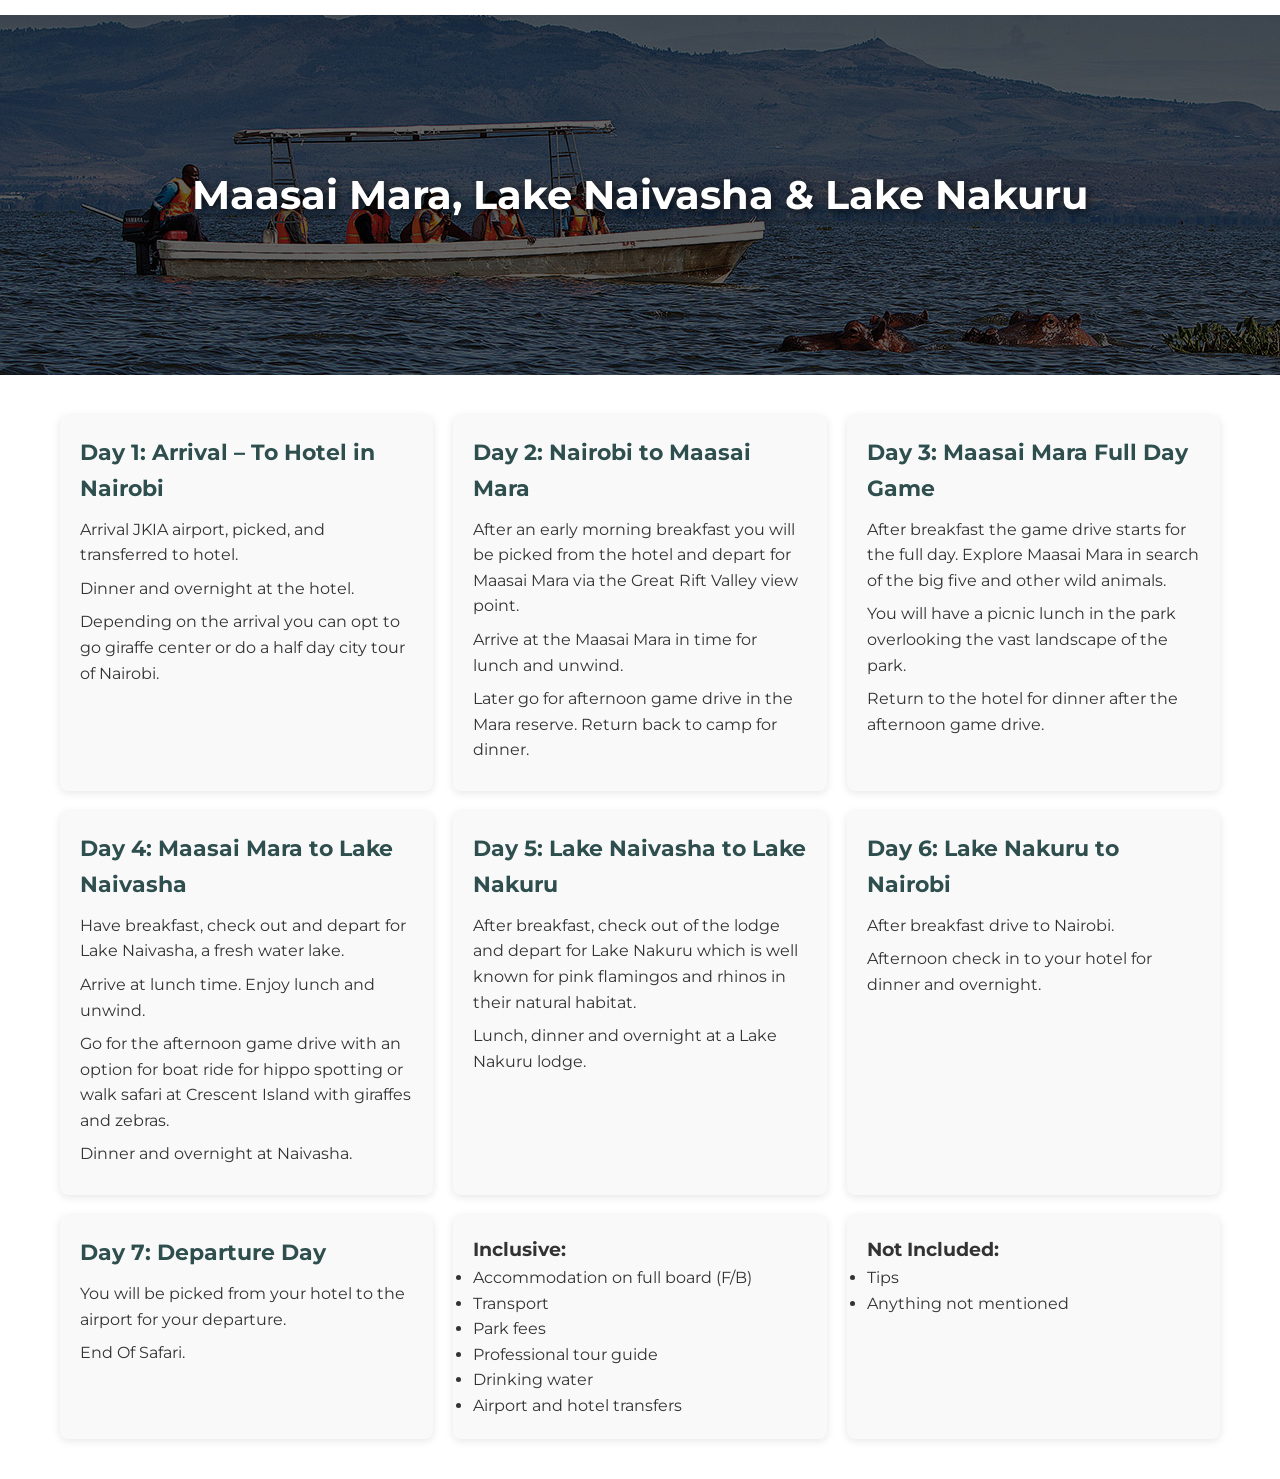
<file: packages/Maasai-mara-lake-naivasha-/index.html>
<!DOCTYPE html>
<html lang="en">
<head>
    <meta charset="UTF-8">
    <meta name="viewport" content="width=device-width, initial-scale=1.0">
    <link rel="shortcut icon" href="" type="image/x-icon">
    <title>Maasai Mara, Lake Naivasha & Lake Nakuru</title>
    <link href="https://fonts.googleapis.com/css2?family=Montserrat:wght@400;700&display=swap" rel="stylesheet">
       
</head>
<body>
    <header>
        <h1>Maasai Mara, Lake Naivasha &amp; Lake Nakuru</h1>
      </header>
    
      <div class="container">
        <div class="grid">
          <div class="day-card">
            <h2>Day 1: Arrival – To Hotel in Nairobi</h2>
            <p>Arrival JKIA airport, picked, and transferred to hotel.</p>
            <p>Dinner and overnight at the hotel.</p>
            <p>Depending on the arrival you can opt to go giraffe center or do a half day city tour of Nairobi.</p>
          </div>
          <div class="day-card">
            <h2>Day 2: Nairobi to Maasai Mara</h2>
            <p>After an early morning breakfast you will be picked from the hotel and depart for Maasai Mara via the Great Rift Valley view point.</p>
            <p>Arrive at the Maasai Mara in time for lunch and unwind.</p>
            <p>Later go for afternoon game drive in the Mara reserve. Return back to camp for dinner.</p>
          </div>
          <div class="day-card">
            <h2>Day 3: Maasai Mara Full Day Game</h2>
            <p>After breakfast the game drive starts for the full day. Explore Maasai Mara in search of the big five and other wild animals.</p>
            <p>You will have a picnic lunch in the park overlooking the vast landscape of the park.</p>
            <p>Return to the hotel for dinner after the afternoon game drive.</p>
          </div>
          <div class="day-card">
            <h2>Day 4: Maasai Mara to Lake Naivasha</h2>
            <p>Have breakfast, check out and depart for Lake Naivasha, a fresh water lake.</p>
            <p>Arrive at lunch time. Enjoy lunch and unwind.</p>
            <p>Go for the afternoon game drive with an option for boat ride for hippo spotting or walk safari at Crescent Island with giraffes and zebras.</p>
            <p>Dinner and overnight at Naivasha.</p>
          </div>
          <div class="day-card">
            <h2>Day 5: Lake Naivasha to Lake Nakuru</h2>
            <p>After breakfast, check out of the lodge and depart for Lake Nakuru which is well known for pink flamingos and rhinos in their natural habitat.</p>
            <p>Lunch, dinner and overnight at a Lake Nakuru lodge.</p>
          </div>
          <div class="day-card">
            <h2>Day 6: Lake Nakuru to Nairobi</h2>
            <p>After breakfast drive to Nairobi.</p>
            <p>Afternoon check in to your hotel for dinner and overnight.</p>
          </div>
          <div class="day-card">
            <h2>Day 7: Departure Day</h2>
            <p>You will be picked from your hotel to the airport for your departure.</p>
            <p>End Of Safari.</p>
          </div>
          <div class="day-card">
            <h3>Inclusive:</h3>
          <ul>
            <li>Accommodation on full board (F/B)</li>
            <li>Transport</li>
            <li>Park fees</li>
            <li>Professional tour guide</li>
            <li>Drinking water</li>
            <li>Airport and hotel transfers</li>
          </ul>
          </div>
          <div class="day-card">
            <h3>Not Included:</h3>
            <ul>
              <li>Tips</li>
              <li>Anything not mentioned</li>
            </ul>
          </div>   
      </div>

      <style>
        * { box-sizing: border-box; 
            margin: 0; 
            padding: 0; 
        }
        body { font-family: 'Montserrat', Arial, sans-serif; 
        line-height: 1.6; 
        color: #333;
            }
        header {
          background-image: linear-gradient(rgba(0,0,0, 0.6), rgba(0,0,0, 0.6)), url(images/Maasai_Mara.jpg);
          background-position: center;
          background-size: cover;
          height: 40vh;
          display: flex;
          align-items: center;
          justify-content: center;
          text-align: center;
          color: #fff;
          padding: 0 20px;
          margin-top: 15px;
        }
        header h1 { font-size: 2.5rem; text-shadow: 2px 2px 8px rgba(0,0,0,0.7); }
    
        .container { max-width: 1200px; margin: 40px auto; padding: 0 20px; }
        .grid {
          display: grid;
          grid-template-columns: repeat(auto-fit, minmax(280px, 1fr));
          gap: 20px;
        }
        .day-card {
          background: #f9f9f9;
          border-radius: 8px;
          box-shadow: 0 2px 8px rgba(0,0,0,0.1);
          padding: 20px;
        }
        .day-card h2 { margin-bottom: 10px; font-size: 1.4rem; color: darkslategray; }
        .day-card p { margin-bottom: 8px; }
    
        .info {
          margin-top: 40px;
        }
        .info h3 { margin-bottom: 15px; font-size: 1.6rem; color: darkslategray; }
        .info ul { list-style: disc inside; margin-bottom: 20px; }
        .info ul li { margin-bottom: 8px; }
    
        @media (max-width: 600px) {
          header { height: 40vh; }
          header h1 { font-size: 1.8rem; }
        }
      </style>
    
</body>
</html>
</file>
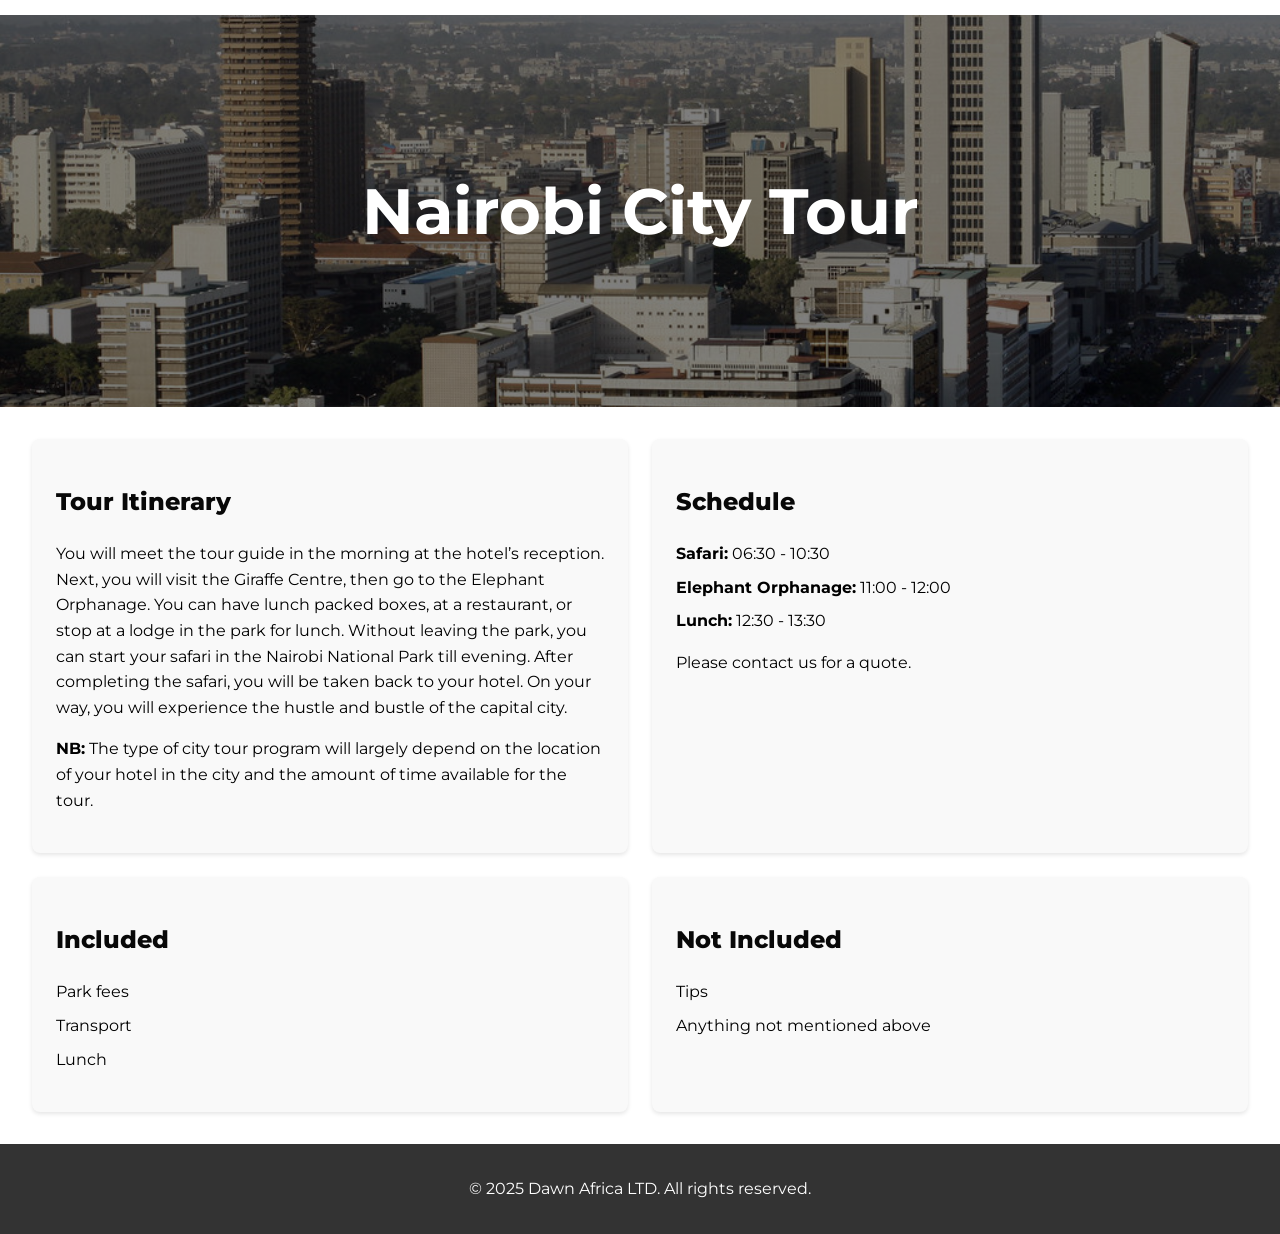
<file: packages/Nairobi-city-tour/nairobi.html>
<!DOCTYPE html>
<html lang="en">

<head>
    <meta charset="UTF-8">
    <meta name="viewport" content="width=device-width, initial-scale=1.0">
    <title>Nairobi City Tour</title>
    <link href="https://fonts.googleapis.com/css2?family=Montserrat:wght@400;600&display=swap" rel="stylesheet">
    <style>
        body {
            font-family: 'Montserrat', sans-serif;
            margin: 0;
            padding: 0;
            line-height: 1.6;
        }

        header {
            background-image: linear-gradient(rgba(0,0,0, 0.5), rgba(0,0,0, 0.5)), url(images/nairobi-city-tours.jpg);
            height: 40vh;
            background-position: center;
            background-size: cover;
            color: white;
            padding: 1rem 2rem;
            text-align: center;
            display: flex;
            justify-content: center;
            align-items: center;
            font-size: 2rem;
            margin-top: 15px;
        }
        .container {
            display: grid;
            grid-template-columns: 1fr;
            gap: 1.5rem;
            padding: 2rem;
        }

        .section {
            background: #f9f9f9;
            padding: 1.5rem;
            border-radius: 8px;
            box-shadow: 0 2px 4px rgba(0, 0, 0, 0.1);
        }

        .section h2 {
            font-weight: 800;
            font-size: 1.5rem;
            color: rgb(8, 8, 8);
        }

        .section ul {
            list-style: none;
            padding: 0;
        }

        .section ul li {
            margin: 0.5rem 0;
        }

        footer {
            text-align: center;
            padding: 1rem;
            background: #333;
            color: white;
        }

        @media (min-width: 768px) {
            .container {
                grid-template-columns: repeat(2, 1fr);
            }
        }
    </style>
</head>

<body>
    <header>
        <h1>Nairobi City Tour</h1>
    </header>

    <div class="container">
        <div class="section">
            <h2>Tour Itinerary</h2>
            <p>You will meet the tour guide in the morning at the hotel’s reception. Next, you will visit the Giraffe Centre, then go to the Elephant Orphanage. You can have lunch packed boxes, at a restaurant, or stop at a lodge in the park for lunch. Without leaving the park, you can start your safari in the Nairobi National Park till evening. After completing the safari, you will be taken back to your hotel. On your way, you will experience the hustle and bustle of the capital city.</p>
            <p><strong>NB:</strong> The type of city tour program will largely depend on the location of your hotel in the city and the amount of time available for the tour.</p>
        </div>

        <div class="section">
            <h2>Schedule</h2>
            <ul>
                <li><strong>Safari:</strong> 06:30 - 10:30</li>
                <li><strong>Elephant Orphanage:</strong> 11:00 - 12:00</li>
                <li><strong>Lunch:</strong> 12:30 - 13:30</li>
            </ul>
            <p>Please contact us for a quote.</p>
        </div>

        <div class="section">
            <h2>Included</h2>
            <ul>
                <li>Park fees</li>
                <li>Transport</li>
                <li>Lunch</li>
            </ul>
        </div>

        <div class="section">
            <h2>Not Included</h2>
            <ul>
                <li>Tips</li>
                <li>Anything not mentioned above</li>
            </ul>
        </div>
    </div>

    <footer>
        <p>&copy; 2025 Dawn Africa LTD. All rights reserved.</p>
    </footer>
</body>

</html></div>
</file>
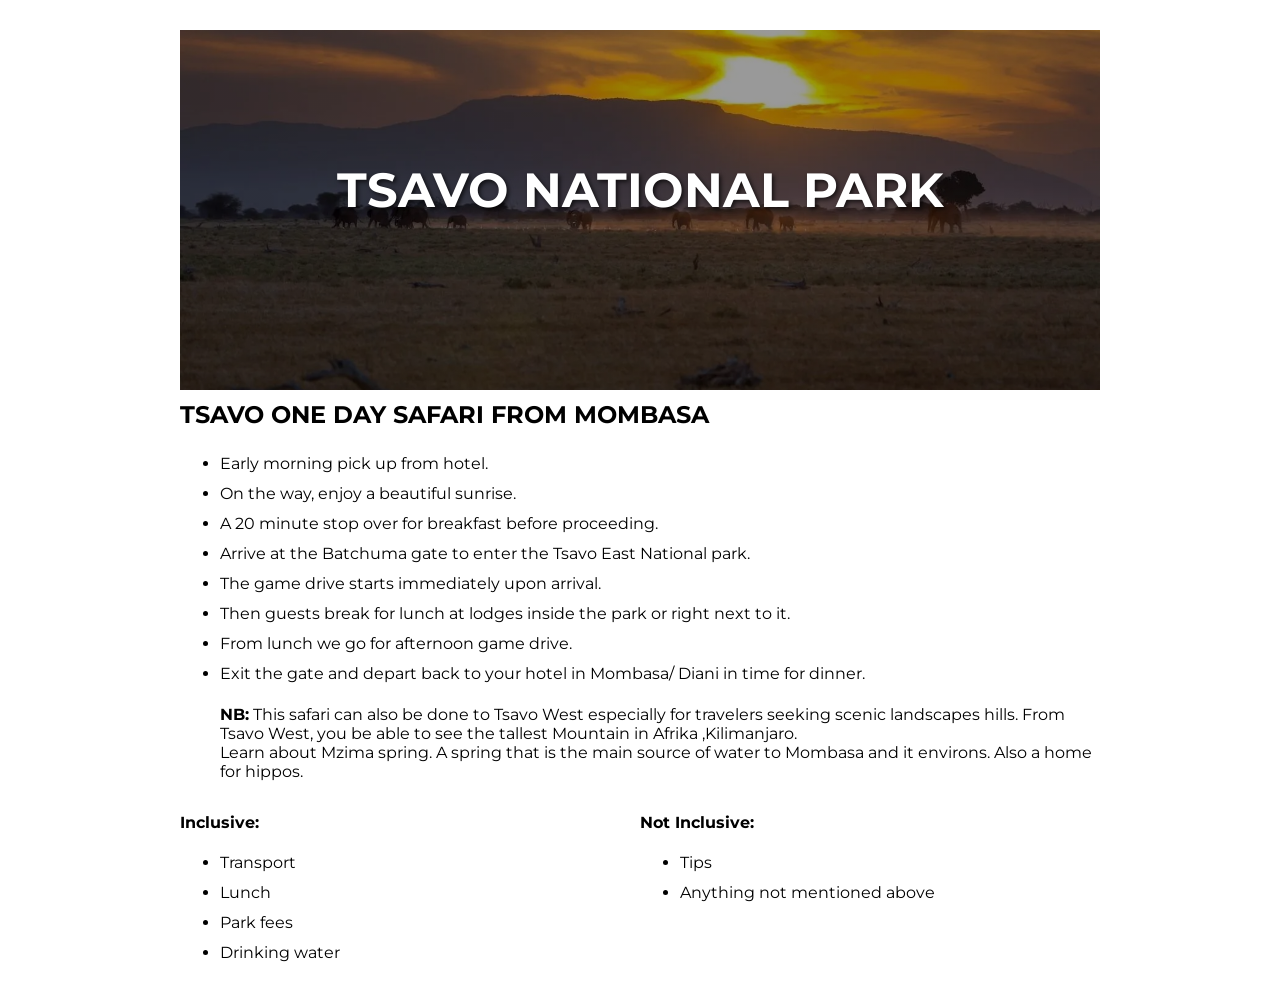
<file: packages/tsavo-safari/tsavo.html>
<!DOCTYPE html>
<html lang="en">
<head>
    <meta charset="UTF-8">
    <meta name="viewport" content="width=device-width, initial-scale=1.0">
    <link rel="shortcut icon" href="favicon.ico" type="image/x-icon">
    <link rel="stylesheet" href="tsavo.css">
    <title>TSAVO ONE DAY SAFARI FROM MOMBASA  </title>
    <link href="https://fonts.googleapis.com/css2?family=Montserrat:wght@400;700&display=swap" rel="stylesheet">
</head>
<body>
    <section>
        <header class="hero">
            <h1>TSAVO NATIONAL PARK</h1>
        </header>
        <div class="content">
            <h2>TSAVO ONE DAY SAFARI FROM MOMBASA</h2>
                <div class="to-do">
                    <ul>
                        <li>Early morning pick up from hotel.</li>
                        <li>On the way, enjoy a beautiful sunrise.</li>
                        <li>A 20 minute stop over for breakfast before proceeding.</li>
                        <li>Arrive at the Batchuma gate to enter the Tsavo East National park.</li>
                        <li>The game drive starts immediately upon arrival.</li>
                        <li>Then guests break for lunch at lodges inside the park or right next to it.</li>
                        <li>From lunch we go for afternoon game drive.</li>
                        <li>Exit the gate and depart back to your hotel in Mombasa/ Diani in time for dinner.</li>
                        <p><strong>NB:</strong> This safari can also be done to Tsavo West especially for travelers seeking scenic 
                            landscapes hills.  From Tsavo West, you be able to see the tallest Mountain in Afrika 
                            ,Kilimanjaro. <br> Learn about Mzima spring. A spring that is the main source of water to Mombasa and it 
                            environs. Also a home for hippos.</p>
                    </ul>
                </div>
                <div class="inclusive-exclusive">
                    <div class="list-items">
                        <h3>Inclusive:</h3>
                        <ul>
                            <li>Transport</li>
                            <li>Lunch</li>
                            <li>Park fees</li>
                            <li>Drinking water</li>
                        </ul>
                    </div>
                    <div class="list-items">
                        <h3>Not Inclusive:</h3>
                        <ul>
                            <li>Tips</li>
                            <li>Anything not mentioned above</li>
                        </ul>
                    </div>
        
                </div>

            </div> 
    </section>
</body>
</html>
</file>
<file: packages/tsavo-safari/tsavo.css>
/* tsavo.css */
body {
    font-family: 'montserrat';
    margin: 0;
    padding: 0;
    box-sizing: border-box;
    margin: 0 180px;
    margin-top: 30px;
}

header {
    background-image: linear-gradient(rgba(0,0,0, 0.4), rgba(0,0,0, 0.4)), url(images/tsavo-national-park.webp);
    background-position: center;
    background-size: cover;
    height: 40vh;
    display: flex;
    justify-content: center;
    align-items: center;
    color: white;
    text-align: center;
}
.inclusive-exclusive{
    display: grid;
    grid-template-columns: 1fr 1fr;
}
.list-items h3{
    font-size: 1rem;
}
ul li{ 
    line-height: 30px;
}

 h1 {
    font-size: 3rem;
    text-shadow: 2px 2px 4px rgba(0, 0, 0, 0.7);
    margin-top: 0;
    padding: 20px;
}

h2{
    font-size: 1.5rem;
    color: black;
    margin-top: 10px;

}


footer {
    background: #333;
    color: white;
    text-align: center;
    padding: 5px 0;
    margin-top: 20px;
}
@media (max-width: 763px) {
    body{
        box-sizing: border-box;
        margin: 0;
        padding: 0;
    }
    h1 {
        font-size: 1.3rem;
        text-shadow: 2px 2px 4px rgba(0, 0, 0, 0.7);
        margin-top: 0;
    }

    .content{
        margin: 0 20px;
        text-align: left;
    }
    h2{
        font-size: 1rem;
        color: black;
        margin-top: 10px;
    
    }
    .inclusive-exclusive{
        display: grid;
        grid-template-columns: 1fr;
    }
    
}
</file>
